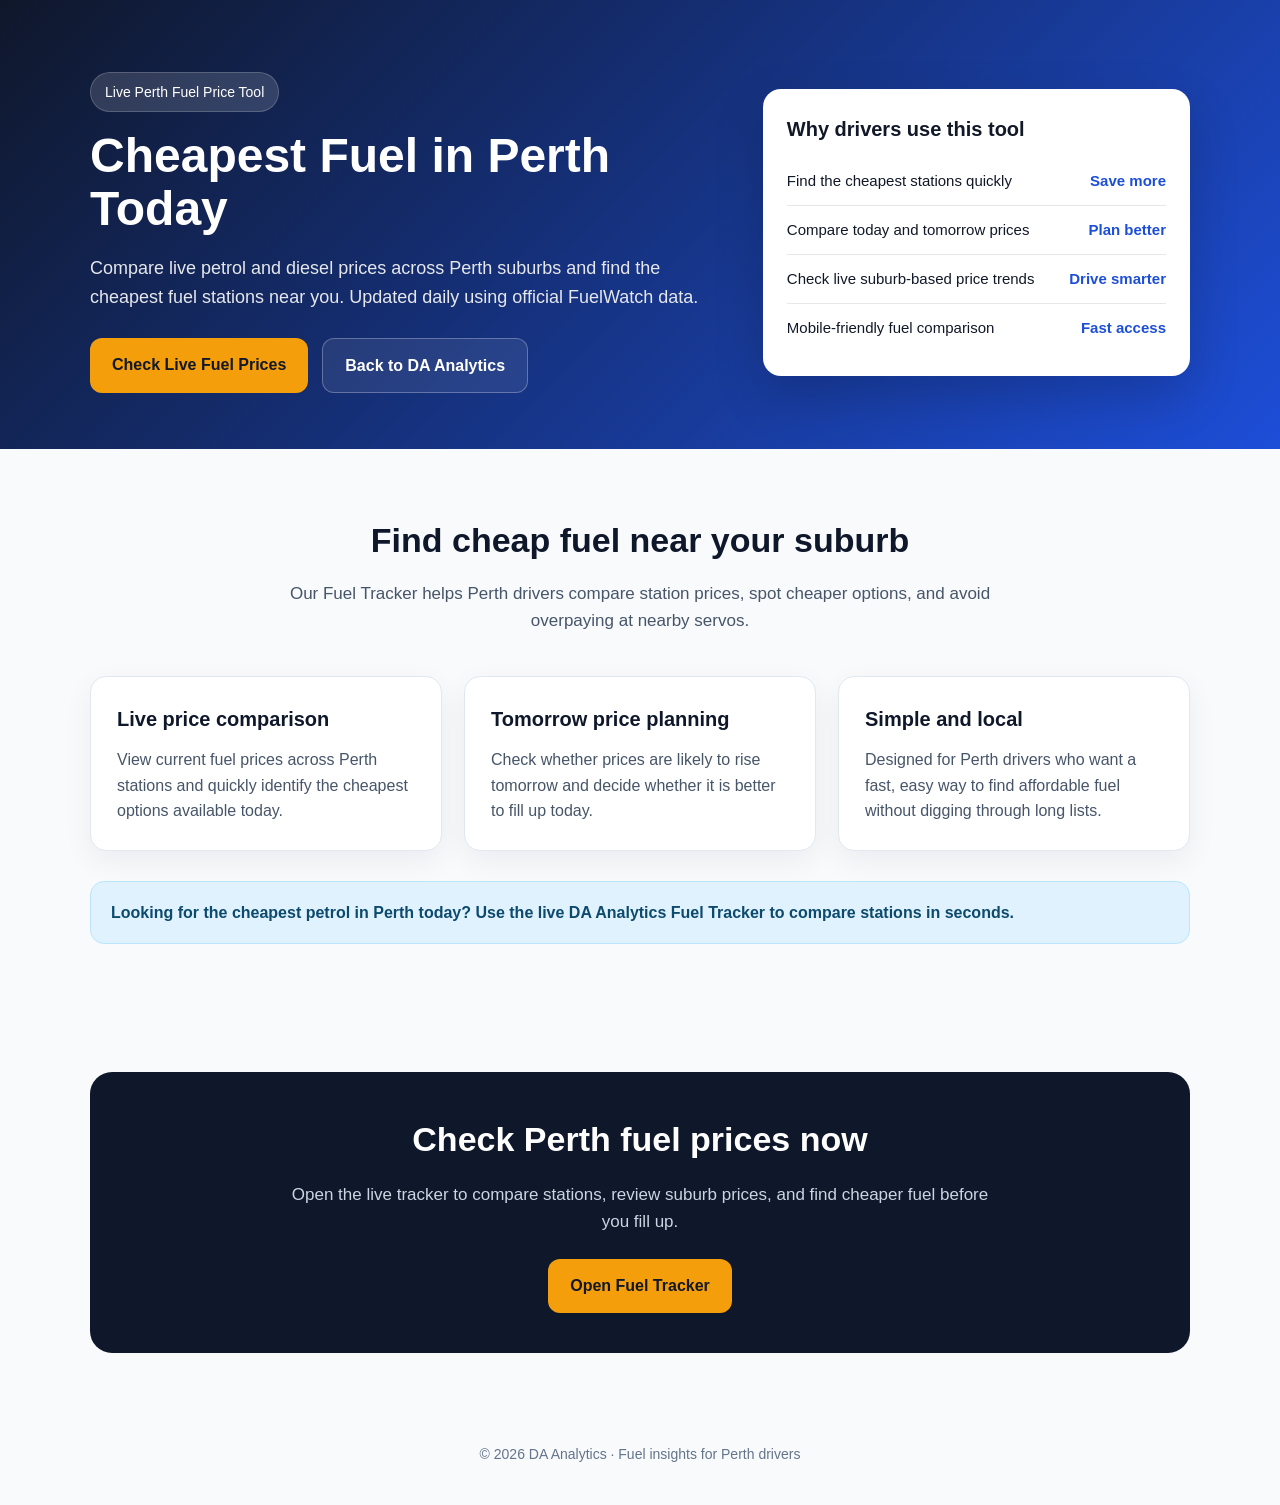
<file: cheapest-fuel-perth/index.html>
<!DOCTYPE html>
<html lang="en">
<head>
  <meta charset="UTF-8" />
  <meta name="viewport" content="width=device-width, initial-scale=1.0" />

  <title>Cheapest Fuel in Perth Today | DA Analytics</title>
  <meta
    name="description"
    content="Find the cheapest fuel in Perth today. Compare petrol and diesel prices across suburbs and check live station prices with DA Analytics Fuel Tracker."
  />

  <style>
    * {
      box-sizing: border-box;
    }

    body {
      margin: 0;
      font-family: Arial, sans-serif;
      line-height: 1.6;
      color: #1f2937;
      background: #f8fafc;
    }

    a {
      text-decoration: none;
    }

    .hero {
      background: linear-gradient(135deg, #0f172a, #1d4ed8);
      color: #ffffff;
      padding: 72px 20px 56px;
    }

    .container {
      max-width: 1100px;
      margin: 0 auto;
    }

    .hero-grid {
      display: grid;
      grid-template-columns: 1.2fr 0.8fr;
      gap: 32px;
      align-items: center;
    }

    .badge {
      display: inline-block;
      background: rgba(255, 255, 255, 0.14);
      border: 1px solid rgba(255, 255, 255, 0.18);
      padding: 8px 14px;
      border-radius: 999px;
      font-size: 14px;
      margin-bottom: 18px;
    }

    h1 {
      font-size: 48px;
      line-height: 1.1;
      margin: 0 0 18px;
    }

    .hero p {
      font-size: 18px;
      max-width: 640px;
      margin: 0 0 26px;
      color: #e5e7eb;
    }

    .btn-row {
      display: flex;
      gap: 14px;
      flex-wrap: wrap;
    }

    .btn {
      display: inline-block;
      padding: 14px 22px;
      border-radius: 12px;
      font-weight: 700;
      transition: 0.2s ease;
    }

    .btn-primary {
      background: #f59e0b;
      color: #111827;
    }

    .btn-primary:hover {
      background: #fbbf24;
    }

    .btn-secondary {
      border: 1px solid rgba(255, 255, 255, 0.28);
      color: #ffffff;
      background: rgba(255, 255, 255, 0.08);
    }

    .btn-secondary:hover {
      background: rgba(255, 255, 255, 0.14);
    }

    .hero-card {
      background: #ffffff;
      color: #111827;
      border-radius: 18px;
      padding: 24px;
      box-shadow: 0 20px 50px rgba(0, 0, 0, 0.18);
    }

    .hero-card h3 {
      margin-top: 0;
      margin-bottom: 12px;
      font-size: 20px;
    }

    .price-list {
      list-style: none;
      padding: 0;
      margin: 0;
    }

    .price-list li {
      display: flex;
      justify-content: space-between;
      gap: 16px;
      padding: 12px 0;
      border-bottom: 1px solid #e5e7eb;
      font-size: 15px;
    }

    .price-list li:last-child {
      border-bottom: none;
    }

    .price {
      font-weight: 700;
      color: #1d4ed8;
      white-space: nowrap;
    }

    .section {
      padding: 64px 20px;
    }

    .section-title {
      text-align: center;
      margin-bottom: 42px;
    }

    .section-title h2 {
      margin: 0 0 12px;
      font-size: 34px;
      color: #0f172a;
    }

    .section-title p {
      margin: 0 auto;
      max-width: 760px;
      color: #475569;
      font-size: 17px;
    }

    .cards {
      display: grid;
      grid-template-columns: repeat(3, 1fr);
      gap: 22px;
    }

    .card {
      background: #ffffff;
      padding: 26px;
      border-radius: 16px;
      box-shadow: 0 10px 30px rgba(15, 23, 42, 0.06);
      border: 1px solid #e2e8f0;
    }

    .card h3 {
      margin-top: 0;
      margin-bottom: 12px;
      font-size: 20px;
      color: #0f172a;
    }

    .card p {
      margin: 0;
      color: #475569;
    }

    .highlight {
      background: #e0f2fe;
      border: 1px solid #bae6fd;
      color: #0c4a6e;
      padding: 18px 20px;
      border-radius: 14px;
      margin-top: 30px;
      font-weight: 600;
    }

    .cta {
      background: #0f172a;
      color: #ffffff;
      border-radius: 22px;
      padding: 40px 28px;
      text-align: center;
    }

    .cta h2 {
      margin-top: 0;
      font-size: 34px;
      margin-bottom: 14px;
    }

    .cta p {
      margin: 0 auto 24px;
      max-width: 720px;
      color: #cbd5e1;
      font-size: 17px;
    }

    footer {
      text-align: center;
      padding: 26px 20px 40px;
      color: #64748b;
      font-size: 14px;
    }

    @media (max-width: 900px) {
      .hero-grid,
      .cards {
        grid-template-columns: 1fr;
      }

      h1 {
        font-size: 36px;
      }

      .section-title h2,
      .cta h2 {
        font-size: 28px;
      }

      .hero {
        padding-top: 56px;
      }
    }

    @media (max-width: 520px) {
      .btn {
        width: 100%;
        text-align: center;
      }

      h1 {
        font-size: 30px;
      }

      .hero p,
      .section-title p,
      .cta p {
        font-size: 16px;
      }
    }
  </style>
</head>
<body>
  <section class="hero">
    <div class="container hero-grid">
      <div>
        <div class="badge">Live Perth Fuel Price Tool</div>
        <h1>Cheapest Fuel in Perth Today</h1>
        <p>
          Compare live petrol and diesel prices across Perth suburbs and find the
          cheapest fuel stations near you. Updated daily using official FuelWatch data.
        </p>

        <div class="btn-row">
          <a class="btn btn-primary" href="https://fuel.daanalytics.com.au">
            Check Live Fuel Prices
          </a>
          <a class="btn btn-secondary" href="https://www.daanalytics.com.au/">
            Back to DA Analytics
          </a>
        </div>
      </div>

      <div class="hero-card">
        <h3>Why drivers use this tool</h3>
        <ul class="price-list">
          <li>
            <span>Find the cheapest stations quickly</span>
            <span class="price">Save more</span>
          </li>
          <li>
            <span>Compare today and tomorrow prices</span>
            <span class="price">Plan better</span>
          </li>
          <li>
            <span>Check live suburb-based price trends</span>
            <span class="price">Drive smarter</span>
          </li>
          <li>
            <span>Mobile-friendly fuel comparison</span>
            <span class="price">Fast access</span>
          </li>
        </ul>
      </div>
    </div>
  </section>

  <section class="section">
    <div class="container">
      <div class="section-title">
        <h2>Find cheap fuel near your suburb</h2>
        <p>
          Our Fuel Tracker helps Perth drivers compare station prices, spot cheaper
          options, and avoid overpaying at nearby servos.
        </p>
      </div>

      <div class="cards">
        <div class="card">
          <h3>Live price comparison</h3>
          <p>
            View current fuel prices across Perth stations and quickly identify the
            cheapest options available today.
          </p>
        </div>

        <div class="card">
          <h3>Tomorrow price planning</h3>
          <p>
            Check whether prices are likely to rise tomorrow and decide whether it is
            better to fill up today.
          </p>
        </div>

        <div class="card">
          <h3>Simple and local</h3>
          <p>
            Designed for Perth drivers who want a fast, easy way to find affordable
            fuel without digging through long lists.
          </p>
        </div>
      </div>

      <div class="highlight">
        Looking for the cheapest petrol in Perth today? Use the live DA Analytics
        Fuel Tracker to compare stations in seconds.
      </div>
    </div>
  </section>

  <section class="section">
    <div class="container cta">
      <h2>Check Perth fuel prices now</h2>
      <p>
        Open the live tracker to compare stations, review suburb prices, and find
        cheaper fuel before you fill up.
      </p>
      <a class="btn btn-primary" href="https://fuel.daanalytics.com.au">
        Open Fuel Tracker
      </a>
    </div>
  </section>

  <footer>
    © 2026 DA Analytics · Fuel insights for Perth drivers
  </footer>
</body>
</html>
</file>
